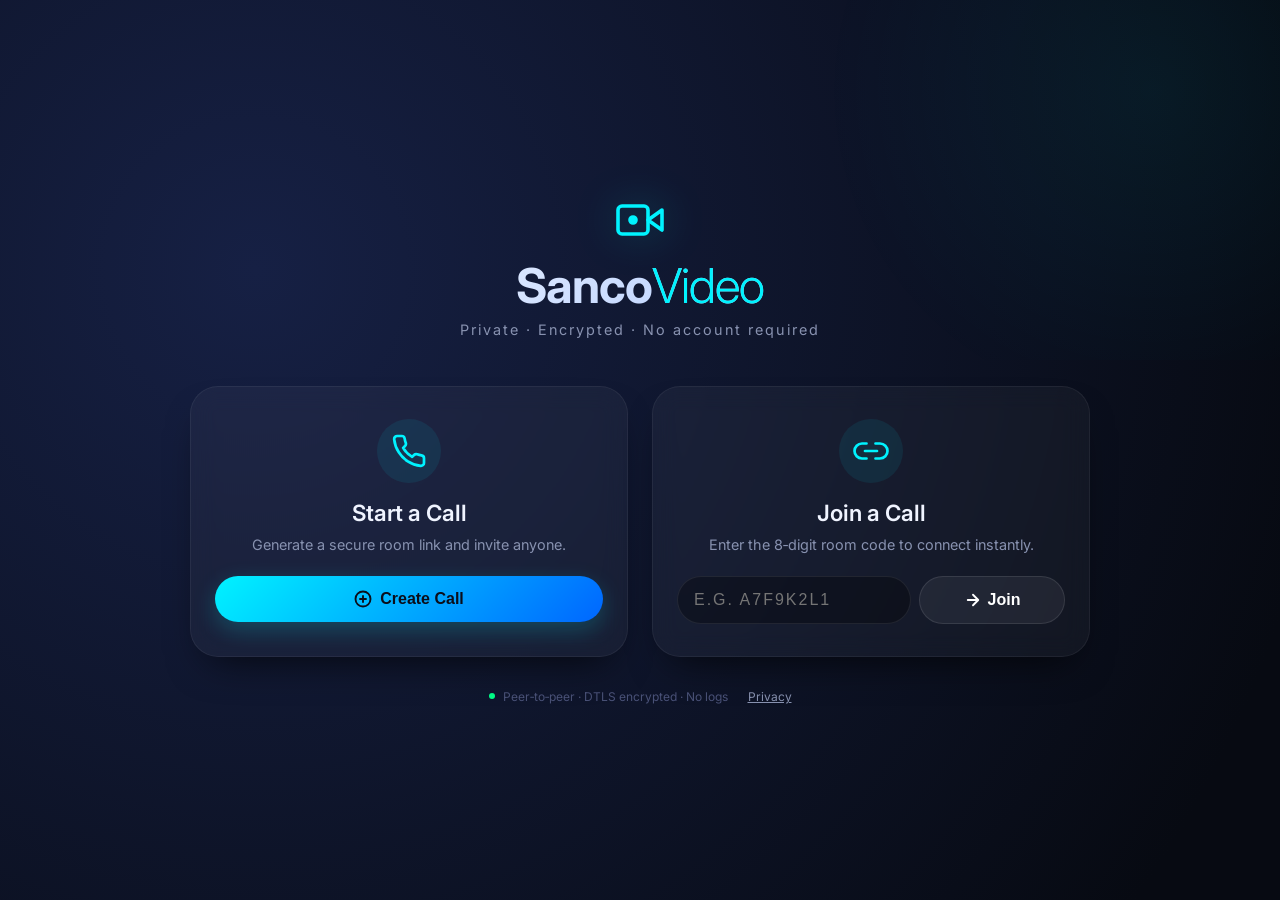
<file: deepseek_html_20260813_69e5d0.html>
<!DOCTYPE html>
<html lang="en">
<head>
  <meta charset="UTF-8" />
  <meta name="viewport" content="width=device-width, initial-scale=1.0, maximum-scale=1.0, user-scalable=yes" />
  <title>Sanco · Private Video Calls</title>
  <link rel="stylesheet" href="style.css" />
  <link rel="icon" href="favicon.ico" />
  <link href="https://fonts.googleapis.com/css2?family=Inter:opsz,wght@14..32,400;14..32,600;14..32,700&display=swap" rel="stylesheet" />
  <meta name="description" content="Private, encrypted, 1-to-1 video calls. No account needed." />
</head>
<body>
  <div class="glow-orb"></div>
  <div class="container">
    <header class="brand">
      <span class="logo-icon">
        <svg width="48" height="48" viewBox="0 0 24 24" fill="none" stroke="#00f3ff" stroke-width="1.8" stroke-linecap="round" stroke-linejoin="round">
          <path d="M23 7l-7 5 7 5V7z" />
          <rect x="1" y="5" width="15" height="14" rx="2" ry="2" />
          <circle cx="8.5" cy="12" r="1.5" fill="#00f3ff" />
        </svg>
      </span>
      <h1>Sanco<span>Video</span></h1>
      <p class="tagline">Private · Encrypted · No account required</p>
    </header>

    <main class="card-grid">
      <section class="action-card" id="callerCard">
        <div class="icon-circle">
          <svg width="36" height="36" viewBox="0 0 24 24" fill="none" stroke="#00f3ff" stroke-width="1.8" stroke-linecap="round" stroke-linejoin="round">
            <path d="M22 16.92v3a2 2 0 01-2.18 2 19.79 19.79 0 01-8.63-3.07 19.5 19.5 0 01-6-6 19.79 19.79 0 01-3.07-8.67A2 2 0 014.11 2h3a2 2 0 012 1.72c.127.96.362 1.903.7 2.81a2 2 0 01-.45 2.11L8.09 9.91a16 16 0 006 6l1.27-1.27a2 2 0 012.11-.45c.907.339 1.85.574 2.81.7A2 2 0 0122 16.92z"/>
          </svg>
        </div>
        <h2>Start a Call</h2>
        <p>Generate a secure room link and invite anyone.</p>
        <button class="btn-primary" id="createRoomBtn">
          <svg width="18" height="18" viewBox="0 0 24 24" fill="none" stroke="currentColor" stroke-width="2.5" stroke-linecap="round" stroke-linejoin="round" style="margin-right:8px;"><circle cx="12" cy="12" r="10"/><path d="M12 8v8M8 12h8"/></svg>
          Create Call
        </button>
      </section>

      <section class="action-card" id="receiverCard">
        <div class="icon-circle">
          <svg width="36" height="36" viewBox="0 0 24 24" fill="none" stroke="#00f3ff" stroke-width="1.8" stroke-linecap="round" stroke-linejoin="round">
            <path d="M15 7h3a5 5 0 015 5 5 5 0 01-5 5h-3m-6 0H6a5 5 0 01-5-5 5 5 0 015-5h3"/>
            <line x1="8" y1="12" x2="16" y2="12"/>
          </svg>
        </div>
        <h2>Join a Call</h2>
        <p>Enter the 8‑digit room code to connect instantly.</p>
        <div class="join-input-group">
          <input type="text" id="roomCodeInput" placeholder="e.g. A7F9K2L1" maxlength="8" autocomplete="off" spellcheck="false" aria-label="Call ID" />
          <button class="btn-secondary" id="joinRoomBtn">
            <svg width="18" height="18" viewBox="0 0 24 24" fill="none" stroke="currentColor" stroke-width="2.5" stroke-linecap="round" stroke-linejoin="round" style="margin-right:6px;"><path d="M5 12h13M12 5l7 7-7 7"/></svg>
            Join
          </button>
        </div>
        <div id="joinError" class="error-message" style="display:none;"></div>
      </section>
    </main>

    <footer class="footer-status">
      <span class="status-dot"></span> Peer‑to‑peer · DTLS encrypted · No logs
      <a href="#" id="privacyLink" style="color:#8892b0; margin-left:12px; text-decoration:underline;">Privacy</a>
    </footer>
  </div>

  <script type="module">
    import { generateCallId } from './utils.js';
    const createBtn = document.getElementById('createRoomBtn');
    const joinBtn = document.getElementById('joinRoomBtn');
    const input = document.getElementById('roomCodeInput');
    const joinError = document.getElementById('joinError');

    createBtn.addEventListener('click', () => {
      const id = generateCallId();
      window.location.href = `room.html?room=${id}&role=caller`;
    });

    joinBtn.addEventListener('click', () => {
      const raw = input.value.trim().toUpperCase();
      if (!raw || raw.length !== 8 || !/^[A-Z0-9]{8}$/.test(raw)) {
        joinError.textContent = 'Please enter a valid 8‑digit Call ID (letters and numbers).';
        joinError.style.display = 'block';
        return;
      }
      joinError.style.display = 'none';
      window.location.href = `room.html?room=${raw}&role=receiver`;
    });

    input.addEventListener('keydown', (e) => {
      if (e.key === 'Enter') joinBtn.click();
    });
    input.addEventListener('input', () => {
      joinError.style.display = 'none';
    });

    document.getElementById('privacyLink').addEventListener('click', (e) => {
      e.preventDefault();
      alert('Sanco Video Calls\n\nNo account required.\nNo personal data collected.\nTemporary call sessions.\nWebRTC encrypted media.\nPeer-to-peer when possible.\nNo automatic recording.');
    });
  </script>
</body>
</html>
</file>
<file: style.css>
* { margin: 0; padding: 0; box-sizing: border-box; }
body {
  font-family: 'Inter', sans-serif;
  background: #0b0e1a;
  color: #f0f4ff;
  min-height: 100vh;
  display: flex;
  align-items: center;
  justify-content: center;
  background-image: radial-gradient(circle at 20% 30%, #162044 0%, #070a12 90%);
  padding: 16px;
}
.glow-orb {
  position: fixed;
  width: 60vw;
  height: 60vh;
  background: radial-gradient(circle, rgba(0, 243, 255, 0.06) 0%, transparent 70%);
  top: -20%;
  right: -20%;
  pointer-events: none;
  z-index: 0;
}
.container { max-width: 900px; width: 100%; z-index: 1; position: relative; }

.brand { text-align: center; margin-bottom: 3rem; }
.logo-icon { display: inline-block; filter: drop-shadow(0 0 20px rgba(0,243,255,0.3)); }
.brand h1 {
  font-size: 3rem; font-weight: 700; letter-spacing: -1px;
  background: linear-gradient(135deg, #ffffff 0%, #94b8ff 100%);
  -webkit-background-clip: text; -webkit-text-fill-color: transparent;
  margin-top: 8px;
}
.brand h1 span { font-weight: 300; -webkit-text-fill-color: #00f3ff; }
.tagline { color: #8892b0; letter-spacing: 2px; font-size: 0.9rem; margin-top: 6px; }

.card-grid {
  display: grid;
  grid-template-columns: 1fr 1fr;
  gap: 24px;
  margin: 2rem 0;
}
@media (max-width: 600px) { .card-grid { grid-template-columns: 1fr; } }

.action-card {
  background: rgba(255, 255, 255, 0.04);
  backdrop-filter: blur(12px);
  -webkit-backdrop-filter: blur(12px);
  border: 1px solid rgba(255, 255, 255, 0.06);
  border-radius: 28px;
  padding: 2rem 1.5rem;
  text-align: center;
  transition: all 0.3s ease;
  box-shadow: 0 20px 40px -20px rgba(0,0,0,0.8);
}
.action-card:hover { border-color: rgba(0, 243, 255, 0.2); transform: translateY(-4px); }
.icon-circle {
  width: 64px; height: 64px;
  background: rgba(0, 243, 255, 0.08);
  border-radius: 50%;
  display: flex; align-items: center; justify-content: center;
  margin: 0 auto 16px;
}
.action-card h2 { font-size: 1.4rem; font-weight: 600; margin-bottom: 8px; }
.action-card p { color: #8892b0; font-size: 0.9rem; line-height: 1.5; margin-bottom: 20px; }

.btn-primary, .btn-secondary {
  border: none;
  padding: 14px 28px;
  border-radius: 60px;
  font-weight: 600;
  font-size: 1rem;
  cursor: pointer;
  transition: all 0.2s;
  display: inline-flex;
  align-items: center;
  justify-content: center;
  width: 100%;
}
.btn-primary {
  background: linear-gradient(135deg, #00f3ff, #0066ff);
  color: #0b0e1a;
  box-shadow: 0 8px 24px rgba(0, 243, 255, 0.2);
}
.btn-primary:hover { transform: scale(1.02); box-shadow: 0 12px 32px rgba(0, 243, 255, 0.4); }
.btn-secondary {
  background: rgba(255,255,255,0.06);
  color: #fff;
  box-shadow: none;
  border: 1px solid rgba(255,255,255,0.1);
  flex: 1;
}
.join-input-group {
  display: flex;
  gap: 8px;
}
.join-input-group input {
  flex: 2;
  padding: 14px 16px;
  border-radius: 60px;
  border: 1px solid rgba(255,255,255,0.08);
  background: rgba(0,0,0,0.3);
  color: #fff;
  font-size: 1rem;
  outline: none;
  text-transform: uppercase;
  letter-spacing: 2px;
}
.join-input-group input:focus { border-color: #00f3ff; }
.error-message { color: #ff5a6e; font-size: 0.85rem; margin-top: 8px; text-align: left; }

.footer-status {
  text-align: center;
  font-size: 0.75rem;
  color: #4a5278;
  margin-top: 2rem;
  display: flex;
  align-items: center;
  justify-content: center;
  gap: 8px;
}
.status-dot {
  width: 6px; height: 6px; background: #00ff88; border-radius: 50%;
  display: inline-block; animation: pulse 2s infinite;
}
@keyframes pulse { 0% { opacity: 0.3; } 50% { opacity: 1; } 100% { opacity: 0.3; } }

#roomContainer {
  width: 100vw;
  height: 100vh;
  display: flex;
  flex-direction: column;
  background: #000;
  overflow: hidden;
}

.video-grid {
  flex: 1;
  position: relative;
  background: #0a0c14;
  overflow: hidden;
}
.video-wrapper.remote {
  position: absolute;
  inset: 0;
  width: 100%;
  height: 100%;
  background: #111624;
}
.video-wrapper.remote video {
  width: 100%;
  height: 100%;
  object-fit: cover;
  background: #0a0c14;
}
.video-wrapper.local {
  position: absolute;
  bottom: 24px;
  right: 24px;
  width: 160px;
  height: 220px;
  border-radius: 16px;
  overflow: hidden;
  border: 2px solid rgba(255,255,255,0.25);
  box-shadow: 0 8px 32px rgba(0,0,0,0.8);
  cursor: pointer;
  z-index: 20;
  transition: all 0.3s ease;
  background: #1a1f2e;
}
.video-wrapper.local:hover { transform: scale(1.03); border-color: #00f3ff; box-shadow: 0 0 24px rgba(0,243,255,0.3); }
.video-wrapper.local video { width: 100%; height: 100%; object-fit: cover; }
.video-wrapper .label {
  position: absolute;
  bottom: 12px;
  left: 12px;
  background: rgba(0,0,0,0.7);
  backdrop-filter: blur(4px);
  padding: 4px 12px;
  border-radius: 20px;
  font-size: 0.7rem;
  font-weight: 600;
  color: #ccd6f6;
  pointer-events: none;
  z-index: 5;
}
.video-wrapper.remote .label { background: rgba(0,243,255,0.15); border: 1px solid rgba(0,243,255,0.2); }

.control-bar {
  background: rgba(20,28,48,0.85);
  backdrop-filter: blur(20px);
  -webkit-backdrop-filter: blur(20px);
  padding: 12px 20px;
  display: flex;
  align-items: center;
  justify-content: center;
  gap: 12px;
  border-top: 1px solid rgba(255,255,255,0.05);
  flex-wrap: wrap;
  z-index: 30;
  position: relative;
}
.ctrl-btn {
  width: 52px;
  height: 52px;
  border-radius: 50%;
  border: none;
  background: rgba(255,255,255,0.07);
  color: #fff;
  cursor: pointer;
  transition: all 0.2s;
  display: flex;
  align-items: center;
  justify-content: center;
  flex-shrink: 0;
}
.ctrl-btn:hover { background: rgba(255,255,255,0.15); transform: scale(1.05); }
.ctrl-btn.danger { background: rgba(255,50,70,0.25); color: #ff5a6e; }
.ctrl-btn.danger:hover { background: rgba(255,50,70,0.5); }

#ghostBtn[data-active="true"] {
  background: rgba(0, 243, 255, 0.2);
  box-shadow: 0 0 20px rgba(0, 243, 255, 0.3);
  border: 1px solid #00f3ff;
}

.room-code-badge {
  background: rgba(0,0,0,0.4);
  padding: 8px 18px;
  border-radius: 40px;
  font-size: 0.85rem;
  font-weight: 600;
  letter-spacing: 1px;
  color: #00f3ff;
  margin-left: auto;
  border: 1px solid rgba(0,243,255,0.15);
  display: flex;
  align-items: center;
  gap: 6px;
}

.more-menu {
  position: absolute;
  bottom: 80px;
  right: 20px;
  background: rgba(20,28,48,0.95);
  backdrop-filter: blur(20px);
  -webkit-backdrop-filter: blur(20px);
  border-radius: 16px;
  padding: 12px;
  min-width: 180px;
  border: 1px solid rgba(255,255,255,0.08);
  box-shadow: 0 8px 32px rgba(0,0,0,0.6);
  z-index: 40;
}
.more-menu .menu-item {
  display: block;
  width: 100%;
  padding: 10px 16px;
  background: none;
  border: none;
  color: #f0f4ff;
  font-size: 0.9rem;
  text-align: left;
  cursor: pointer;
  border-radius: 8px;
  transition: background 0.2s;
}
.more-menu .menu-item:hover { background: rgba(255,255,255,0.06); }

.toast-container {
  position: fixed;
  bottom: 100px;
  left: 50%;
  transform: translateX(-50%);
  z-index: 1000;
  display: flex;
  flex-direction: column;
  align-items: center;
  gap: 8px;
  pointer-events: none;
}
.toast {
  background: rgba(0,0,0,0.8);
  backdrop-filter: blur(8px);
  color: #fff;
  padding: 10px 20px;
  border-radius: 40px;
  font-size: 0.9rem;
  font-weight: 500;
  box-shadow: 0 4px 20px rgba(0,0,0,0.4);
  pointer-events: auto;
  animation: toastFade 2.5s forwards;
}
@keyframes toastFade {
  0% { opacity: 0; transform: translateY(20px); }
  10% { opacity: 1; transform: translateY(0); }
  80% { opacity: 1; transform: translateY(0); }
  100% { opacity: 0; transform: translateY(-10px); }
}

@media (max-width: 500px) {
  .video-wrapper.local { width: 110px; height: 160px; bottom: 16px; right: 16px; border-radius: 12px; }
  .ctrl-btn { width: 44px; height: 44px; }
  .room-code-badge { font-size: 0.7rem; padding: 4px 12px; }
  .more-menu { right: 10px; min-width: 150px; }
}
@media (max-width: 400px) {
  .video-wrapper.local { width: 80px; height: 120px; bottom: 12px; right: 12px; }
}
@media (max-width: 600px) {
  .control-bar { gap: 8px; padding: 10px 12px; }
  .toast-container { bottom: 80px; }
}
</file>
